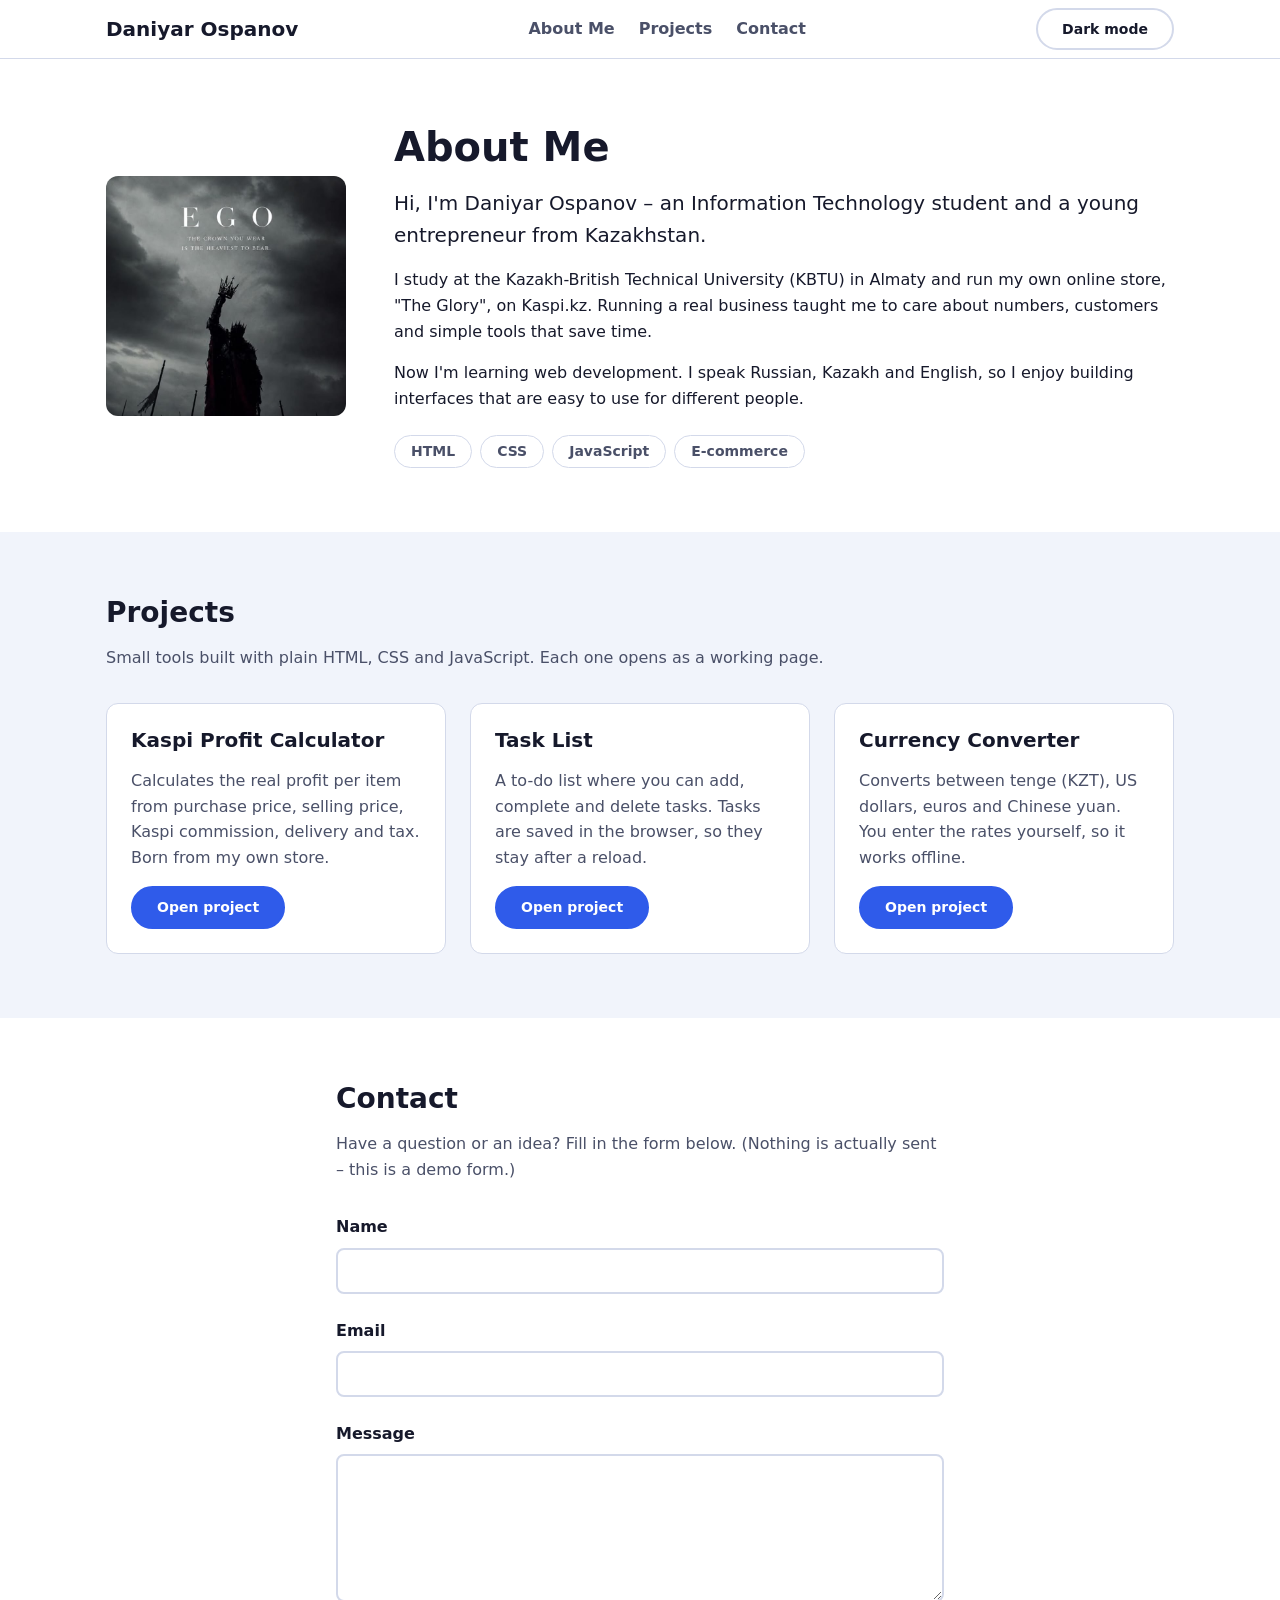
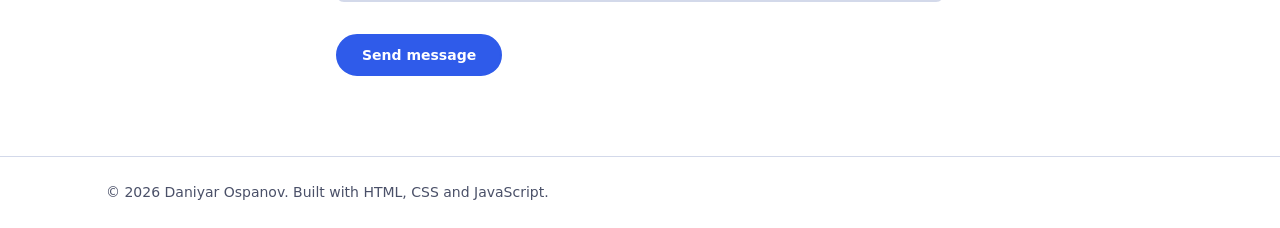
<file: index.html>
<!DOCTYPE html>
<html lang="en">
<head>
  <meta charset="UTF-8">
  <meta name="viewport" content="width=device-width, initial-scale=1">
  <title>Daniyar Ospanov – Portfolio</title>
  <meta name="description" content="Portfolio of Daniyar Ospanov, IT student at KBTU and online store owner on Kaspi.kz.">
  <link rel="stylesheet" href="style.css">
  <script>
    /* Apply saved theme before paint to avoid a flash */
    try {
      var t = localStorage.getItem("theme");
      if (!t) t = window.matchMedia("(prefers-color-scheme: dark)").matches ? "dark" : "light";
      document.documentElement.setAttribute("data-theme", t);
    } catch (e) { document.documentElement.setAttribute("data-theme", "light"); }
  </script>
</head>
<body>
  <a class="skip-link" href="#main">Skip to content</a>

  <header class="site-header">
    <div class="container header-inner">
      <a class="logo" href="#about">Daniyar Ospanov</a>
      <nav aria-label="Main navigation">
        <ul class="nav-list">
          <li><a href="#about">About Me</a></li>
          <li><a href="#projects">Projects</a></li>
          <li><a href="#contact">Contact</a></li>
        </ul>
      </nav>
      <button id="theme-toggle" class="btn btn-ghost" type="button" aria-pressed="false">
        <span id="theme-label">Dark mode</span>
      </button>
    </div>
  </header>

  <main id="main">
    <section id="about" class="section" aria-labelledby="about-title">
      <div class="container about-grid">
        <img class="avatar" src="assets/photo.jpeg" width="200" height="200" alt="Avatar with the initials DO on a blue background">
        <div>
          <h1 id="about-title">About Me</h1>
          <p class="lead">Hi, I'm Daniyar Ospanov – an Information Technology student and a young entrepreneur from Kazakhstan.</p>
          <p>I study at the Kazakh-British Technical University (KBTU) in Almaty and run my own online store, "The Glory", on Kaspi.kz. Running a real business taught me to care about numbers, customers and simple tools that save time.</p>
          <p>Now I'm learning web development. I speak Russian, Kazakh and English, so I enjoy building interfaces that are easy to use for different people.</p>
          <ul class="chips" aria-label="Skills">
            <li>HTML</li>
            <li>CSS</li>
            <li>JavaScript</li>
            <li>E-commerce</li>
          </ul>
        </div>
      </div>
    </section>

    <section id="projects" class="section section-alt" aria-labelledby="projects-title">
      <div class="container">
        <h2 id="projects-title">Projects</h2>
        <p class="section-intro">Small tools built with plain HTML, CSS and JavaScript. Each one opens as a working page.</p>
        <div class="cards">
          <article class="card">
            <h3>Kaspi Profit Calculator</h3>
            <p>Calculates the real profit per item from purchase price, selling price, Kaspi commission, delivery and tax. Born from my own store.</p>
            <a class="btn" href="projects/profit-calculator/index.html">Open project<span class="visually-hidden">: Kaspi Profit Calculator</span></a>
          </article>
          <article class="card">
            <h3>Task List</h3>
            <p>A to-do list where you can add, complete and delete tasks. Tasks are saved in the browser, so they stay after a reload.</p>
            <a class="btn" href="projects/todo/index.html">Open project<span class="visually-hidden">: Task List</span></a>
          </article>
          <article class="card">
            <h3>Currency Converter</h3>
            <p>Converts between tenge (KZT), US dollars, euros and Chinese yuan. You enter the rates yourself, so it works offline.</p>
            <a class="btn" href="projects/converter/index.html">Open project<span class="visually-hidden">: Currency Converter</span></a>
          </article>
        </div>
      </div>
    </section>

    <section id="contact" class="section" aria-labelledby="contact-title">
      <div class="container contact-wrap">
        <h2 id="contact-title">Contact</h2>
        <p class="section-intro">Have a question or an idea? Fill in the form below. (Nothing is actually sent – this is a demo form.)</p>
        <form id="contact-form" novalidate>
          <div class="field">
            <label for="name">Name</label>
            <input id="name" name="name" type="text" autocomplete="name" aria-describedby="name-error">
            <p class="error" id="name-error" role="alert"></p>
          </div>
          <div class="field">
            <label for="email">Email</label>
            <input id="email" name="email" type="text" inputmode="email" autocomplete="email" aria-describedby="email-error">
            <p class="error" id="email-error" role="alert"></p>
          </div>
          <div class="field">
            <label for="message">Message</label>
            <textarea id="message" name="message" rows="5" aria-describedby="message-error"></textarea>
            <p class="error" id="message-error" role="alert"></p>
          </div>
          <button class="btn" type="submit">Send message</button>
          <p id="form-success" class="success" role="status"></p>
        </form>
      </div>
    </section>
  </main>

  <footer class="site-footer">
    <div class="container">
      <p>&copy; 2026 Daniyar Ospanov. Built with HTML, CSS and JavaScript.</p>
    </div>
  </footer>

  <script src="script.js"></script>
</body>
</html>
</file>
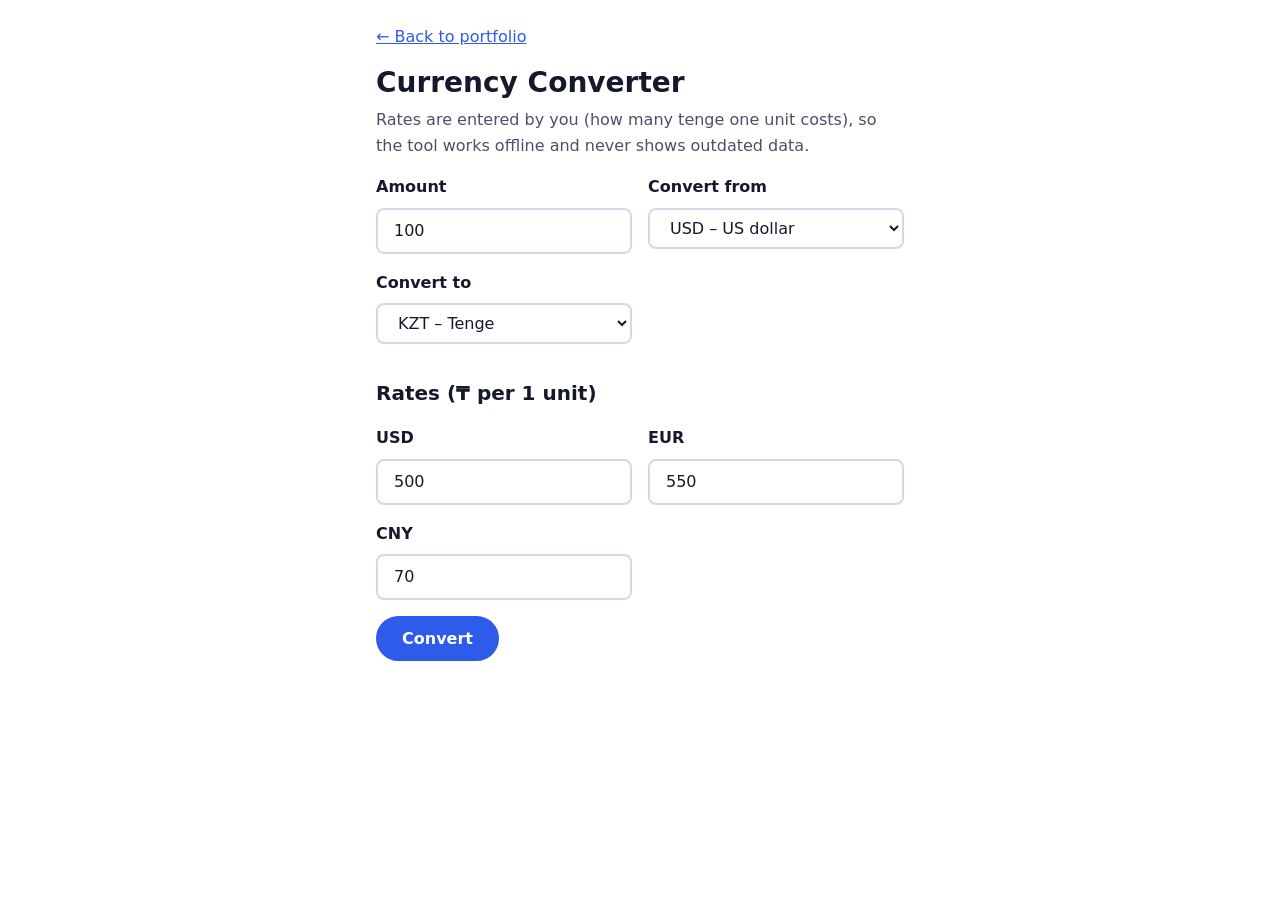
<file: projects/converter/index.html>
<!DOCTYPE html>
<html lang="en">
<head>
  <meta charset="UTF-8">
  <meta name="viewport" content="width=device-width, initial-scale=1">
  <title>Currency Converter</title>
  <link rel="stylesheet" href="../project.css">
  <script src="../theme.js"></script>
</head>
<body>
  <main>
    <a href="../../index.html#projects">&larr; Back to portfolio</a>
    <h1>Currency Converter</h1>
    <p class="muted">Rates are entered by you (how many tenge one unit costs), so the tool works offline and never shows outdated data.</p>

    <form id="conv" novalidate>
      <div class="row">
        <div class="field"><label for="amount">Amount</label><input id="amount" type="number" min="0" step="any" value="100"></div>
        <div class="field">
          <label for="from">Convert from</label>
          <select id="from"><option value="KZT">KZT – Tenge</option><option value="USD" selected>USD – US dollar</option><option value="EUR">EUR – Euro</option><option value="CNY">CNY – Chinese yuan</option></select>
        </div>
        <div class="field">
          <label for="to">Convert to</label>
          <select id="to"><option value="KZT" selected>KZT – Tenge</option><option value="USD">USD – US dollar</option><option value="EUR">EUR – Euro</option><option value="CNY">CNY – Chinese yuan</option></select>
        </div>
      </div>

      <h2 style="font-size:1.25rem">Rates (₸ per 1 unit)</h2>
      <div class="row">
        <div class="field"><label for="r-USD">USD</label><input id="r-USD" type="number" min="0" step="any" value="500"></div>
        <div class="field"><label for="r-EUR">EUR</label><input id="r-EUR" type="number" min="0" step="any" value="550"></div>
        <div class="field"><label for="r-CNY">CNY</label><input id="r-CNY" type="number" min="0" step="any" value="70"></div>
      </div>
      <button type="submit">Convert</button>
    </form>

    <p id="error" class="error" role="alert"></p>
    <div class="result" id="result" role="status" aria-live="polite" hidden></div>
  </main>

  <script>
    var form = document.getElementById("conv");
    var result = document.getElementById("result");
    var error = document.getElementById("error");

    form.addEventListener("submit", function (e) {
      e.preventDefault();
      var fields = ["amount", "r-USD", "r-EUR", "r-CNY"];
      for (var i = 0; i < fields.length; i++) {
        var el = document.getElementById(fields[i]);
        if (el.value.trim() === "" || isNaN(Number(el.value)) || Number(el.value) <= 0) {
          error.textContent = "Please enter a number greater than zero in every field.";
          result.hidden = true;
          el.focus();
          return;
        }
      }
      error.textContent = "";
      var rates = {
        KZT: 1,
        USD: Number(document.getElementById("r-USD").value),
        EUR: Number(document.getElementById("r-EUR").value),
        CNY: Number(document.getElementById("r-CNY").value)
      };
      var amount = Number(document.getElementById("amount").value);
      var from = document.getElementById("from").value;
      var to = document.getElementById("to").value;
      var out = amount * rates[from] / rates[to];
      result.hidden = false;
      result.innerHTML = '<p class="big">' + out.toLocaleString("en-US", { maximumFractionDigits: 2 }) + " " + to + "</p>" +
        "<p>" + amount.toLocaleString("en-US") + " " + from + " = " + out.toLocaleString("en-US", { maximumFractionDigits: 2 }) + " " + to + "</p>";
    });
  </script>
</body>
</html>
</file>
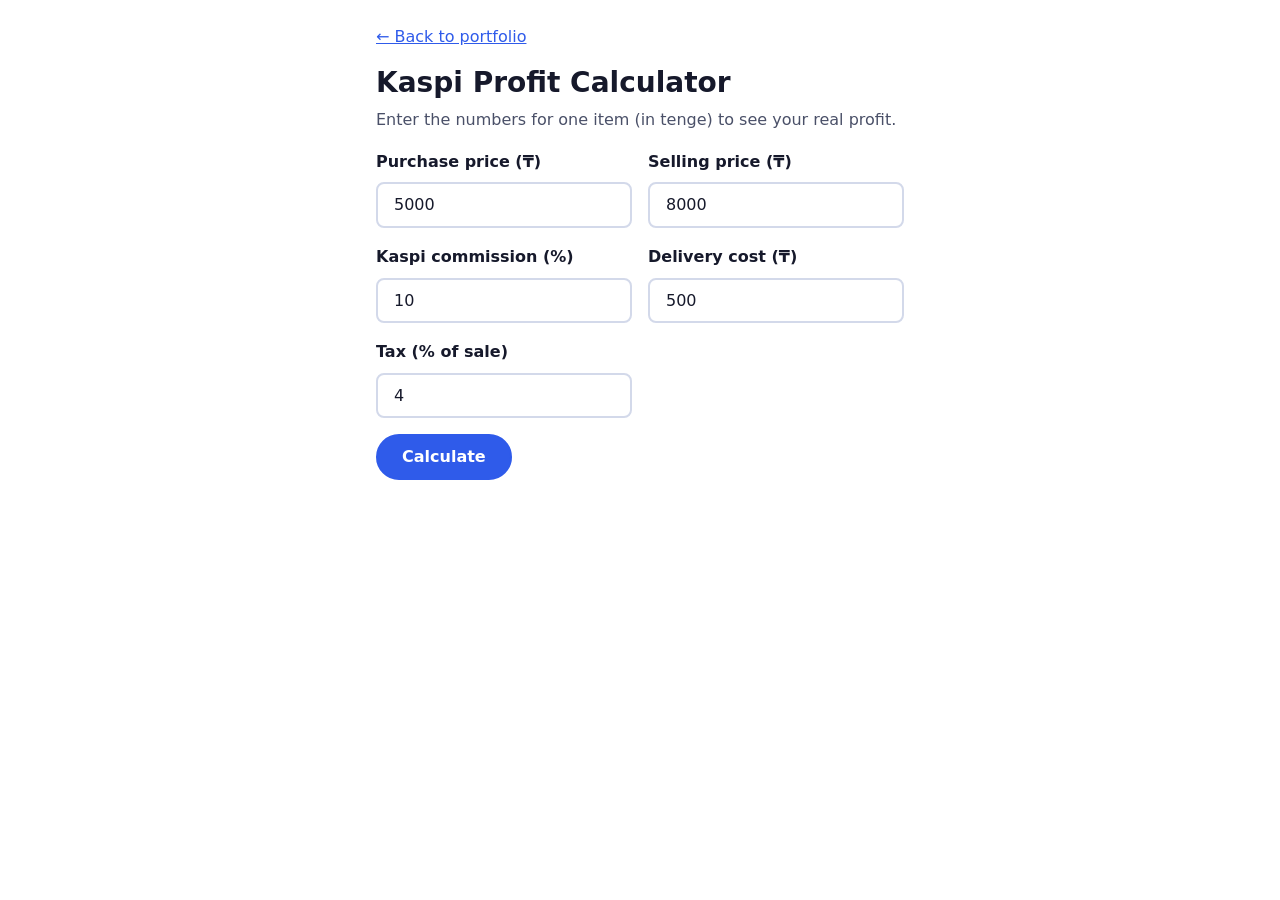
<file: projects/profit-calculator/index.html>
<!DOCTYPE html>
<html lang="en">
<head>
  <meta charset="UTF-8">
  <meta name="viewport" content="width=device-width, initial-scale=1">
  <title>Kaspi Profit Calculator</title>
  <link rel="stylesheet" href="../project.css">
  <script src="../theme.js"></script>
</head>
<body>
  <main>
    <a href="../../index.html#projects">&larr; Back to portfolio</a>
    <h1>Kaspi Profit Calculator</h1>
    <p class="muted">Enter the numbers for one item (in tenge) to see your real profit.</p>

    <form id="calc" novalidate>
      <div class="row">
        <div class="field"><label for="buy">Purchase price (₸)</label><input id="buy" type="number" min="0" step="any" value="5000"></div>
        <div class="field"><label for="sell">Selling price (₸)</label><input id="sell" type="number" min="0" step="any" value="8000"></div>
        <div class="field"><label for="commission">Kaspi commission (%)</label><input id="commission" type="number" min="0" max="100" step="any" value="10"></div>
        <div class="field"><label for="delivery">Delivery cost (₸)</label><input id="delivery" type="number" min="0" step="any" value="500"></div>
        <div class="field"><label for="tax">Tax (% of sale)</label><input id="tax" type="number" min="0" max="100" step="any" value="4"></div>
      </div>
      <button type="submit">Calculate</button>
    </form>

    <p id="error" class="error" role="alert"></p>
    <div class="result" id="result" role="status" aria-live="polite" hidden></div>
  </main>

  <script>
    var form = document.getElementById("calc");
    var result = document.getElementById("result");
    var error = document.getElementById("error");
    var fmt = function (n) { return Math.round(n).toLocaleString("ru-RU") + " ₸"; };

    form.addEventListener("submit", function (e) {
      e.preventDefault();
      var ids = ["buy", "sell", "commission", "delivery", "tax"];
      var v = {};
      for (var i = 0; i < ids.length; i++) {
        var el = document.getElementById(ids[i]);
        if (el.value.trim() === "" || isNaN(Number(el.value)) || Number(el.value) < 0) {
          error.textContent = "Please fill in every field with a number that is not negative.";
          result.hidden = true;
          el.focus();
          return;
        }
        v[ids[i]] = Number(el.value);
      }
      error.textContent = "";
      var commission = v.sell * v.commission / 100;
      var tax = v.sell * v.tax / 100;
      var profit = v.sell - v.buy - commission - v.delivery - tax;
      var margin = v.sell > 0 ? profit / v.sell * 100 : 0;
      var cls = profit >= 0 ? "good" : "bad";
      result.hidden = false;
      result.innerHTML =
        "<p>Commission: " + fmt(commission) + "</p>" +
        "<p>Tax: " + fmt(tax) + "</p>" +
        '<p class="big ' + cls + '">Profit: ' + fmt(profit) + "</p>" +
        "<p>Margin: " + margin.toFixed(1) + "%</p>";
    });
  </script>
</body>
</html>
</file>
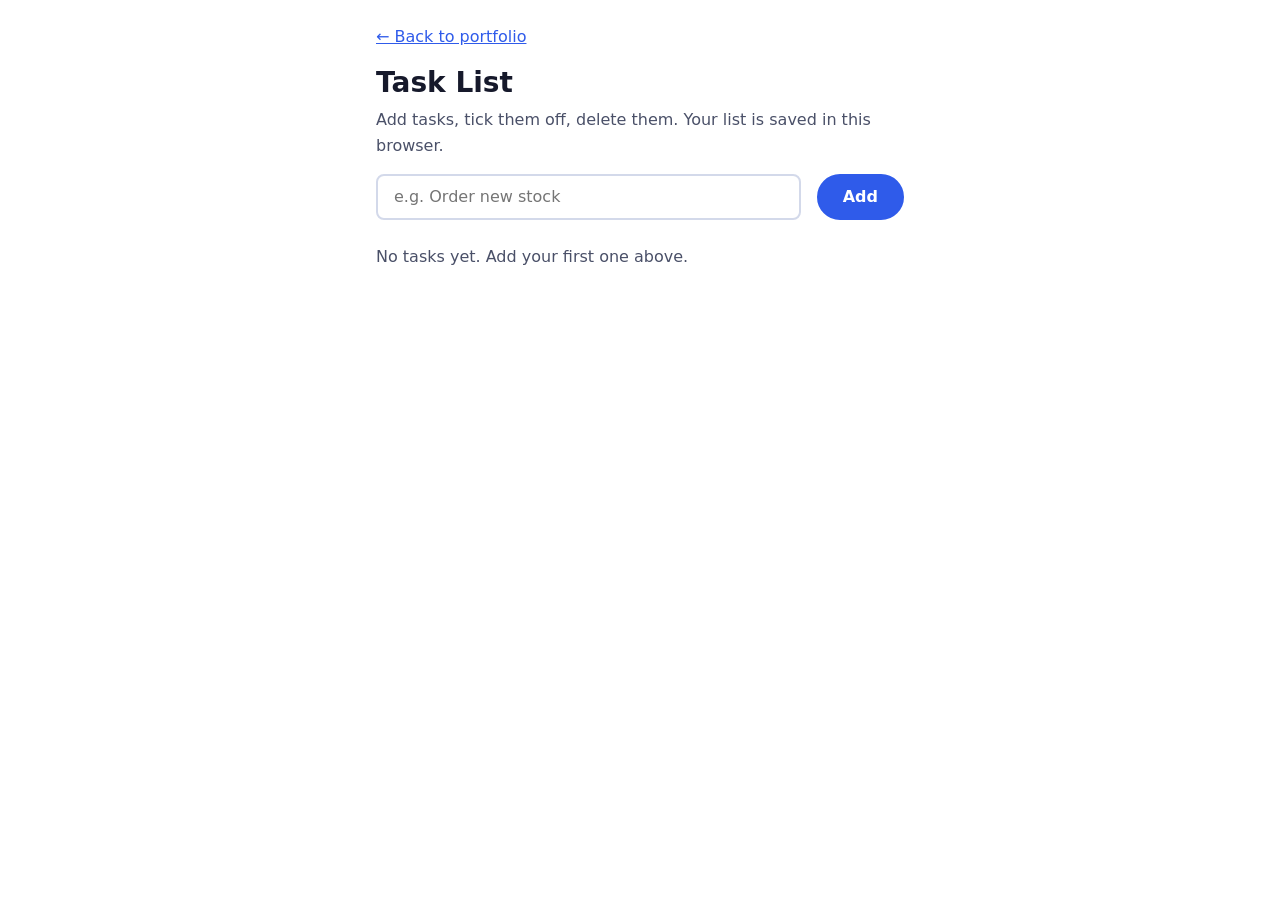
<file: projects/todo/index.html>
<!DOCTYPE html>
<html lang="en">
<head>
  <meta charset="UTF-8">
  <meta name="viewport" content="width=device-width, initial-scale=1">
  <title>Task List</title>
  <link rel="stylesheet" href="../project.css">
  <script src="../theme.js"></script>
  <style>
    ul { list-style: none; padding: 0; margin: 24px 0 0; }
    li { display: flex; align-items: center; gap: 16px; padding: 8px 0; border-bottom: 1px solid var(--border); }
    li label { flex: 1; margin: 0; font-weight: 400; display: flex; align-items: center; gap: 8px; }
    li input[type="checkbox"] { width: 20px; height: 20px; padding: 0; }
    li.done span { text-decoration: line-through; color: var(--muted); }
    .del { background: transparent; color: var(--danger); border-color: var(--border); padding: 4px 16px; font-size: .875rem; }
    .add { display: flex; gap: 16px; }
    .add input { flex: 1; }
  </style>
</head>
<body>
  <main>
    <a href="../../index.html#projects">&larr; Back to portfolio</a>
    <h1>Task List</h1>
    <p class="muted">Add tasks, tick them off, delete them. Your list is saved in this browser.</p>

    <form id="add-form" class="add" novalidate>
      <label class="sr" for="task" style="position:absolute;left:-9999px">New task</label>
      <input id="task" type="text" placeholder="e.g. Order new stock" autocomplete="off">
      <button type="submit">Add</button>
    </form>
    <p id="error" class="error" role="alert"></p>
    <ul id="list"></ul>
    <p id="empty" class="muted">No tasks yet. Add your first one above.</p>
  </main>

  <script>
    var tasks = [];
    try { tasks = JSON.parse(localStorage.getItem("tasks") || "[]"); } catch (e) { tasks = []; }

    var list = document.getElementById("list");
    var empty = document.getElementById("empty");
    var input = document.getElementById("task");
    var error = document.getElementById("error");

    function save() { try { localStorage.setItem("tasks", JSON.stringify(tasks)); } catch (e) {} }

    function render() {
      list.innerHTML = "";
      empty.hidden = tasks.length > 0;
      tasks.forEach(function (t, i) {
        var li = document.createElement("li");
        if (t.done) li.className = "done";

        var label = document.createElement("label");
        var box = document.createElement("input");
        box.type = "checkbox";
        box.checked = t.done;
        box.addEventListener("change", function () { tasks[i].done = box.checked; save(); render(); });
        var text = document.createElement("span");
        text.textContent = t.text;
        label.appendChild(box);
        label.appendChild(text);

        var del = document.createElement("button");
        del.type = "button";
        del.className = "del";
        del.textContent = "Delete";
        del.setAttribute("aria-label", "Delete task: " + t.text);
        del.addEventListener("click", function () { tasks.splice(i, 1); save(); render(); });

        li.appendChild(label);
        li.appendChild(del);
        list.appendChild(li);
      });
    }

    document.getElementById("add-form").addEventListener("submit", function (e) {
      e.preventDefault();
      var value = input.value.trim();
      if (value === "") { error.textContent = "Please type a task before adding it."; input.focus(); return; }
      error.textContent = "";
      tasks.push({ text: value, done: false });
      input.value = "";
      save();
      render();
    });

    render();
  </script>
</body>
</html>
</file>
<file: style.css>
/* ===== Design tokens =====
   Colour set: 2 surfaces, 2 text colours, 1 accent, 1 border, 2 status colours
   Type scale: 14 / 16 / 20 / 28 / 40 px
   Spacing rhythm: multiples of 8px (8, 16, 24, 32, 48, 64) */
:root {
  --bg: #ffffff;
  --bg-alt: #f1f4fb;
  --text: #16192b;
  --text-muted: #4a5068;
  --accent: #2f5bea;
  --accent-text: #ffffff;
  --border: #d3d9ea;
  --danger: #b3261e;
  --success: #1b7a3d;

  --fs-sm: 0.875rem;
  --fs-base: 1rem;
  --fs-md: 1.25rem;
  --fs-lg: 1.75rem;
  --fs-xl: 2.5rem;

  --space-1: 8px;
  --space-2: 16px;
  --space-3: 24px;
  --space-4: 32px;
  --space-6: 48px;
  --space-8: 64px;

  --radius: 12px;
}

:root[data-theme="dark"] {
  --bg: #0f1220;
  --bg-alt: #171b2e;
  --text: #eef0f8;
  --text-muted: #aab0c8;
  --accent: #7b9bff;
  --accent-text: #0f1220;
  --border: #2d3350;
  --danger: #ff8a80;
  --success: #6fd89a;
}

*, *::before, *::after { box-sizing: border-box; }

html { scroll-behavior: smooth; scroll-padding-top: 96px; }

body {
  margin: 0;
  font-family: system-ui, -apple-system, "Segoe UI", Roboto, Arial, sans-serif;
  font-size: var(--fs-base);
  line-height: 1.6;
  color: var(--text);
  background: var(--bg);
  transition: background 0.2s, color 0.2s;
}

img { max-width: 100%; height: auto; display: block; }

h1, h2, h3 { line-height: 1.2; margin: 0 0 var(--space-2); }
h1 { font-size: var(--fs-xl); }
h2 { font-size: var(--fs-lg); }
h3 { font-size: var(--fs-md); }
p { margin: 0 0 var(--space-2); }

a { color: var(--accent); }

/* Visible keyboard focus */
:focus-visible {
  outline: 3px solid var(--accent);
  outline-offset: 3px;
  border-radius: 4px;
}

.container { width: 100%; max-width: 1100px; margin: 0 auto; padding: 0 var(--space-2); }

.visually-hidden {
  position: absolute; width: 1px; height: 1px; overflow: hidden;
  clip: rect(0 0 0 0); white-space: nowrap;
}

.skip-link {
  position: absolute; left: var(--space-2); top: -100px;
  background: var(--accent); color: var(--accent-text);
  padding: var(--space-1) var(--space-2); border-radius: 8px; z-index: 20;
}
.skip-link:focus { top: var(--space-1); }

/* ===== Header (mobile first: stacked) ===== */
.site-header {
  position: sticky; top: 0; z-index: 10;
  background: var(--bg); border-bottom: 1px solid var(--border);
}
.header-inner {
  display: grid;
  grid-template-columns: 1fr auto;
  gap: var(--space-1) var(--space-2);
  align-items: center;
  padding-top: var(--space-1);
  padding-bottom: var(--space-1);
}
.logo { font-weight: 700; font-size: var(--fs-md); color: var(--text); text-decoration: none; }
.site-header nav { grid-column: 1 / -1; grid-row: 2; }
.nav-list { list-style: none; margin: 0; padding: 0; display: flex; gap: var(--space-3); }
.nav-list a { color: var(--text-muted); text-decoration: none; font-weight: 600; font-size: var(--fs-sm); }
.nav-list a:hover { color: var(--accent); }

/* ===== Buttons ===== */
.btn {
  display: inline-block;
  font: inherit; font-weight: 600; font-size: var(--fs-sm);
  padding: var(--space-1) var(--space-3);
  background: var(--accent); color: var(--accent-text);
  border: 2px solid var(--accent); border-radius: 999px;
  cursor: pointer; text-decoration: none;
}
.btn:hover { opacity: 0.9; }
.btn-ghost { background: transparent; color: var(--text); border-color: var(--border); }

/* ===== Sections ===== */
.section { padding: var(--space-6) 0; }
.section-alt { background: var(--bg-alt); }
.section-intro { color: var(--text-muted); margin-bottom: var(--space-4); }

.about-grid { display: grid; gap: var(--space-4); align-items: center; }
.avatar { width: 160px; height: 160px; object-fit: cover; border-radius: var(--radius); }
.lead { font-size: var(--fs-md); }

.chips { list-style: none; padding: 0; margin: var(--space-3) 0 0; display: flex; flex-wrap: wrap; gap: var(--space-1); }
.chips li {
  font-size: var(--fs-sm); font-weight: 600;
  padding: 4px var(--space-2);
  border: 1px solid var(--border); border-radius: 999px; color: var(--text-muted);
}

/* ===== Project cards (mobile: 1 column) ===== */
.cards { display: grid; gap: var(--space-3); grid-template-columns: 1fr; }
.card {
  background: var(--bg); border: 1px solid var(--border); border-radius: var(--radius);
  padding: var(--space-3); display: flex; flex-direction: column; align-items: flex-start;
}
.card p { color: var(--text-muted); flex: 1; }

/* ===== Form ===== */
.contact-wrap { max-width: 640px; }
.field { margin-bottom: var(--space-3); }
label { display: block; font-weight: 600; margin-bottom: var(--space-1); }
input, textarea {
  width: 100%; font: inherit; color: var(--text); background: var(--bg);
  border: 2px solid var(--border); border-radius: 8px; padding: var(--space-1) var(--space-2);
}
input.invalid, textarea.invalid { border-color: var(--danger); }
.error { color: var(--danger); font-size: var(--fs-sm); margin: var(--space-1) 0 0; min-height: 0; }
.success { color: var(--success); font-weight: 600; margin-top: var(--space-2); }

.site-footer { border-top: 1px solid var(--border); padding: var(--space-3) 0; color: var(--text-muted); font-size: var(--fs-sm); }
.site-footer p { margin: 0; }

/* ===== Desktop layout (real layout change) ===== */
@media (min-width: 900px) {
  .header-inner { grid-template-columns: auto 1fr auto; }
  .site-header nav { grid-column: auto; grid-row: auto; justify-self: center; }
  .nav-list a { font-size: var(--fs-base); }

  .section { padding: var(--space-8) 0; }
  .about-grid { grid-template-columns: 240px 1fr; gap: var(--space-6); }
  .avatar { width: 240px; height: 240px; }
  .cards { grid-template-columns: repeat(3, 1fr); }
}

@media (prefers-reduced-motion: reduce) {
  html { scroll-behavior: auto; }
  body { transition: none; }
}
</file>
<file: projects/project.css>
:root { --bg:#fff; --bg-alt:#f1f4fb; --text:#16192b; --muted:#4a5068; --accent:#2f5bea; --accent-text:#fff; --border:#d3d9ea; --danger:#b3261e; --success:#1b7a3d; }
:root[data-theme="dark"] { --bg:#0f1220; --bg-alt:#171b2e; --text:#eef0f8; --muted:#aab0c8; --accent:#7b9bff; --accent-text:#0f1220; --border:#2d3350; --danger:#ff8a80; --success:#6fd89a; }
* { box-sizing: border-box; }
body { margin:0; font-family: system-ui, -apple-system, "Segoe UI", Roboto, Arial, sans-serif; line-height:1.6; color:var(--text); background:var(--bg); }
main { max-width: 560px; margin: 0 auto; padding: 24px 16px 48px; }
h1 { font-size: 1.75rem; margin: 16px 0 8px; line-height: 1.2; }
p { margin: 0 0 16px; }
.muted { color: var(--muted); }
a { color: var(--accent); }
:focus-visible { outline: 3px solid var(--accent); outline-offset: 3px; border-radius: 4px; }
label { display:block; font-weight:600; margin-bottom:8px; }
input, select { width:100%; font:inherit; color:var(--text); background:var(--bg); border:2px solid var(--border); border-radius:8px; padding:8px 16px; }
.field { margin-bottom: 16px; }
.row { display:grid; grid-template-columns: 1fr; gap: 0 16px; }
@media (min-width: 600px) { .row { grid-template-columns: 1fr 1fr; } }
button { font:inherit; font-weight:600; padding:8px 24px; background:var(--accent); color:var(--accent-text); border:2px solid var(--accent); border-radius:999px; cursor:pointer; }
.result { background:var(--bg-alt); border:1px solid var(--border); border-radius:12px; padding:16px 24px; margin-top: 24px; }
.result p { margin: 0 0 8px; }
.big { font-size: 1.75rem; font-weight: 700; }
.error { color: var(--danger); font-weight: 600; }
.good { color: var(--success); }
.bad { color: var(--danger); }
</file>
